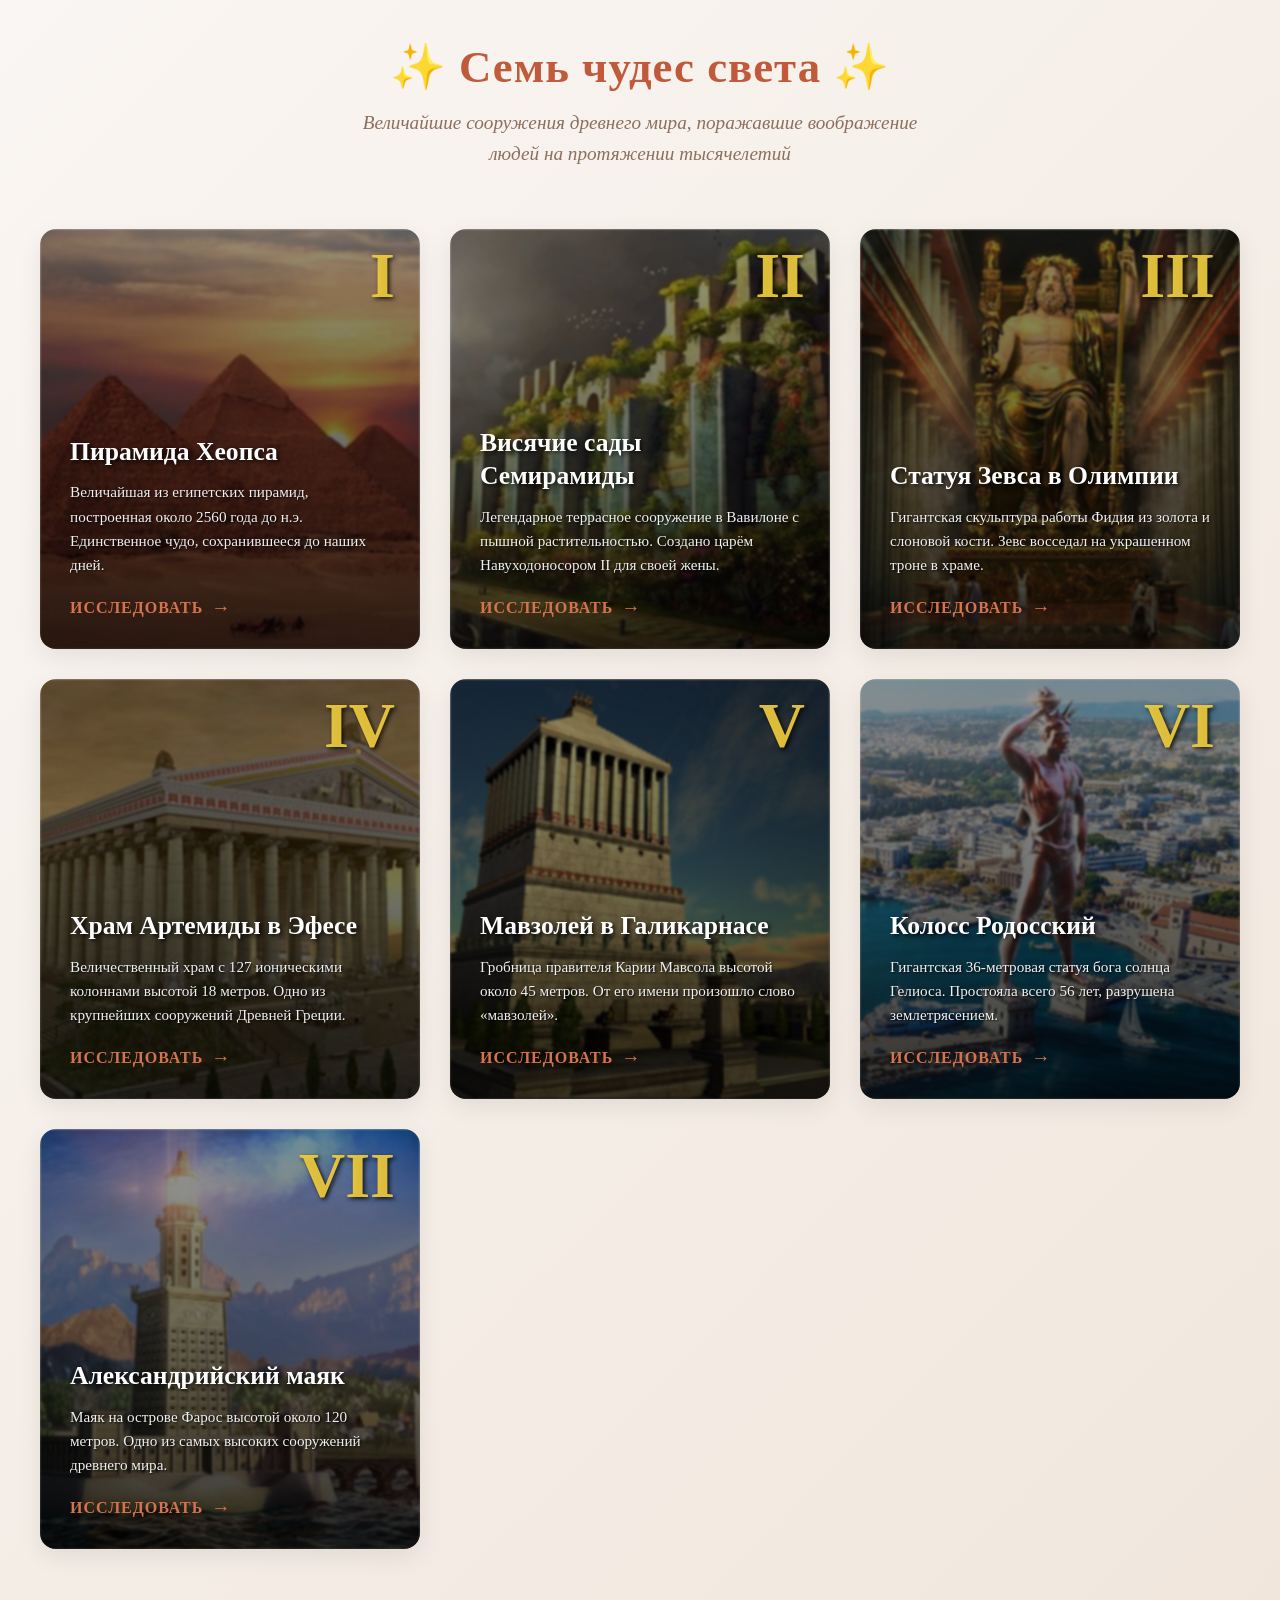
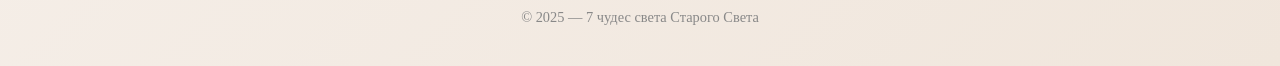
<file: index.html>
<!DOCTYPE html>
<html lang="ru">
<head>
    <meta charset="UTF-8">
    <meta name="viewport" content="width=device-width, initial-scale=1.0">
    <title>7 чудес света Старого Света</title>
    <link rel="stylesheet" href="style.css">
</head>
<body>

    <div class="header">
        <h1>✨ Семь чудес света ✨</h1>
        <p class="subtitle">Величайшие сооружения древнего мира, поражавшие воображение людей на протяжении тысячелетий</p>
    </div>

    <div class="wonders-grid">

        <!-- Пирамида Хеопса -->
        <a href="wonders/pyramid.html" class="wonder-card">
            <div class="card-image" style="background-image: url('wonders/images/pyramid.jpg');"></div>
            <div class="card-overlay"></div>
            <div class="card-content">
                <div class="wonder-number">I</div>
                <h2 class="wonder-title">Пирамида Хеопса</h2>
                <p class="wonder-description">
                    Величайшая из египетских пирамид, построенная около 2560 года до н.э. 
                    Единственное чудо, сохранившееся до наших дней.
                </p>
                <span class="card-link">
                    Исследовать <span class="arrow">→</span>
                </span>
            </div>
        </a>

        <!-- Висячие сады -->
        <a href="wonders/gardens.html" class="wonder-card">
            <div class="card-image" style="background-image: url('wonders/images/gardens.jpg');"></div>
            <div class="card-overlay"></div>
            <div class="card-content">
                <div class="wonder-number">II</div>
                <h2 class="wonder-title">Висячие сады Семирамиды</h2>
                <p class="wonder-description">
                    Легендарное террасное сооружение в Вавилоне с пышной растительностью. 
                    Создано царём Навуходоносором II для своей жены.
                </p>
                <span class="card-link">
                    Исследовать <span class="arrow">→</span>
                </span>
            </div>
        </a>

        <!-- Статуя Зевса -->
        <a href="wonders/zeus.html" class="wonder-card">
            <div class="card-image" style="background-image: url('wonders/images/zeus.jpg');"></div>
            <div class="card-overlay"></div>
            <div class="card-content">
                <div class="wonder-number">III</div>
                <h2 class="wonder-title">Статуя Зевса в Олимпии</h2>
                <p class="wonder-description">
                    Гигантская скульптура работы Фидия из золота и слоновой кости. 
                    Зевс восседал на украшенном троне в храме.
                </p>
                <span class="card-link">
                    Исследовать <span class="arrow">→</span>
                </span>
            </div>
        </a>

        <!-- Храм Артемиды -->
        <a href="wonders/artemis.html" class="wonder-card">
            <div class="card-image" style="background-image: url('wonders/images/artemis.jpg');"></div>
            <div class="card-overlay"></div>
            <div class="card-content">
                <div class="wonder-number">IV</div>
                <h2 class="wonder-title">Храм Артемиды в Эфесе</h2>
                <p class="wonder-description">
                    Величественный храм с 127 ионическими колоннами высотой 18 метров. 
                    Одно из крупнейших сооружений Древней Греции.
                </p>
                <span class="card-link">
                    Исследовать <span class="arrow">→</span>
                </span>
            </div>
        </a>

        <!-- Мавзолей -->
        <a href="wonders/mausoleum.html" class="wonder-card">
            <div class="card-image" style="background-image: url('wonders/images/mausoleum.jpg');"></div>
            <div class="card-overlay"></div>
            <div class="card-content">
                <div class="wonder-number">V</div>
                <h2 class="wonder-title">Мавзолей в Галикарнасе</h2>
                <p class="wonder-description">
                    Гробница правителя Карии Мавсола высотой около 45 метров. 
                    От его имени произошло слово «мавзолей».
                </p>
                <span class="card-link">
                    Исследовать <span class="arrow">→</span>
                </span>
            </div>
        </a>

        <!-- Колосс Родосский -->
        <a href="wonders/colossus.html" class="wonder-card">
            <div class="card-image" style="background-image: url('wonders/images/colossus.jpg');"></div>
            <div class="card-overlay"></div>
            <div class="card-content">
                <div class="wonder-number">VI</div>
                <h2 class="wonder-title">Колосс Родосский</h2>
                <p class="wonder-description">
                    Гигантская 36-метровая статуя бога солнца Гелиоса. 
                    Простояла всего 56 лет, разрушена землетрясением.
                </p>
                <span class="card-link">
                    Исследовать <span class="arrow">→</span>
                </span>
            </div>
        </a>

        <!-- Александрийский маяк -->
        <a href="wonders/lighthouse.html" class="wonder-card">
            <div class="card-image" style="background-image: url('wonders/images/lighthouse.jpg');"></div>
            <div class="card-overlay"></div>
            <div class="card-content">
                <div class="wonder-number">VII</div>
                <h2 class="wonder-title">Александрийский маяк</h2>
                <p class="wonder-description">
                    Маяк на острове Фарос высотой около 120 метров. 
                    Одно из самых высоких сооружений древнего мира.
                </p>
                <span class="card-link">
                    Исследовать <span class="arrow">→</span>
                </span>
            </div>
        </a>

    </div>

    <footer>
        <p>&copy; 2025 — 7 чудес света Старого Света</p>
    </footer>

    <script src="script.js"></script>
</body>
</html>
</file>
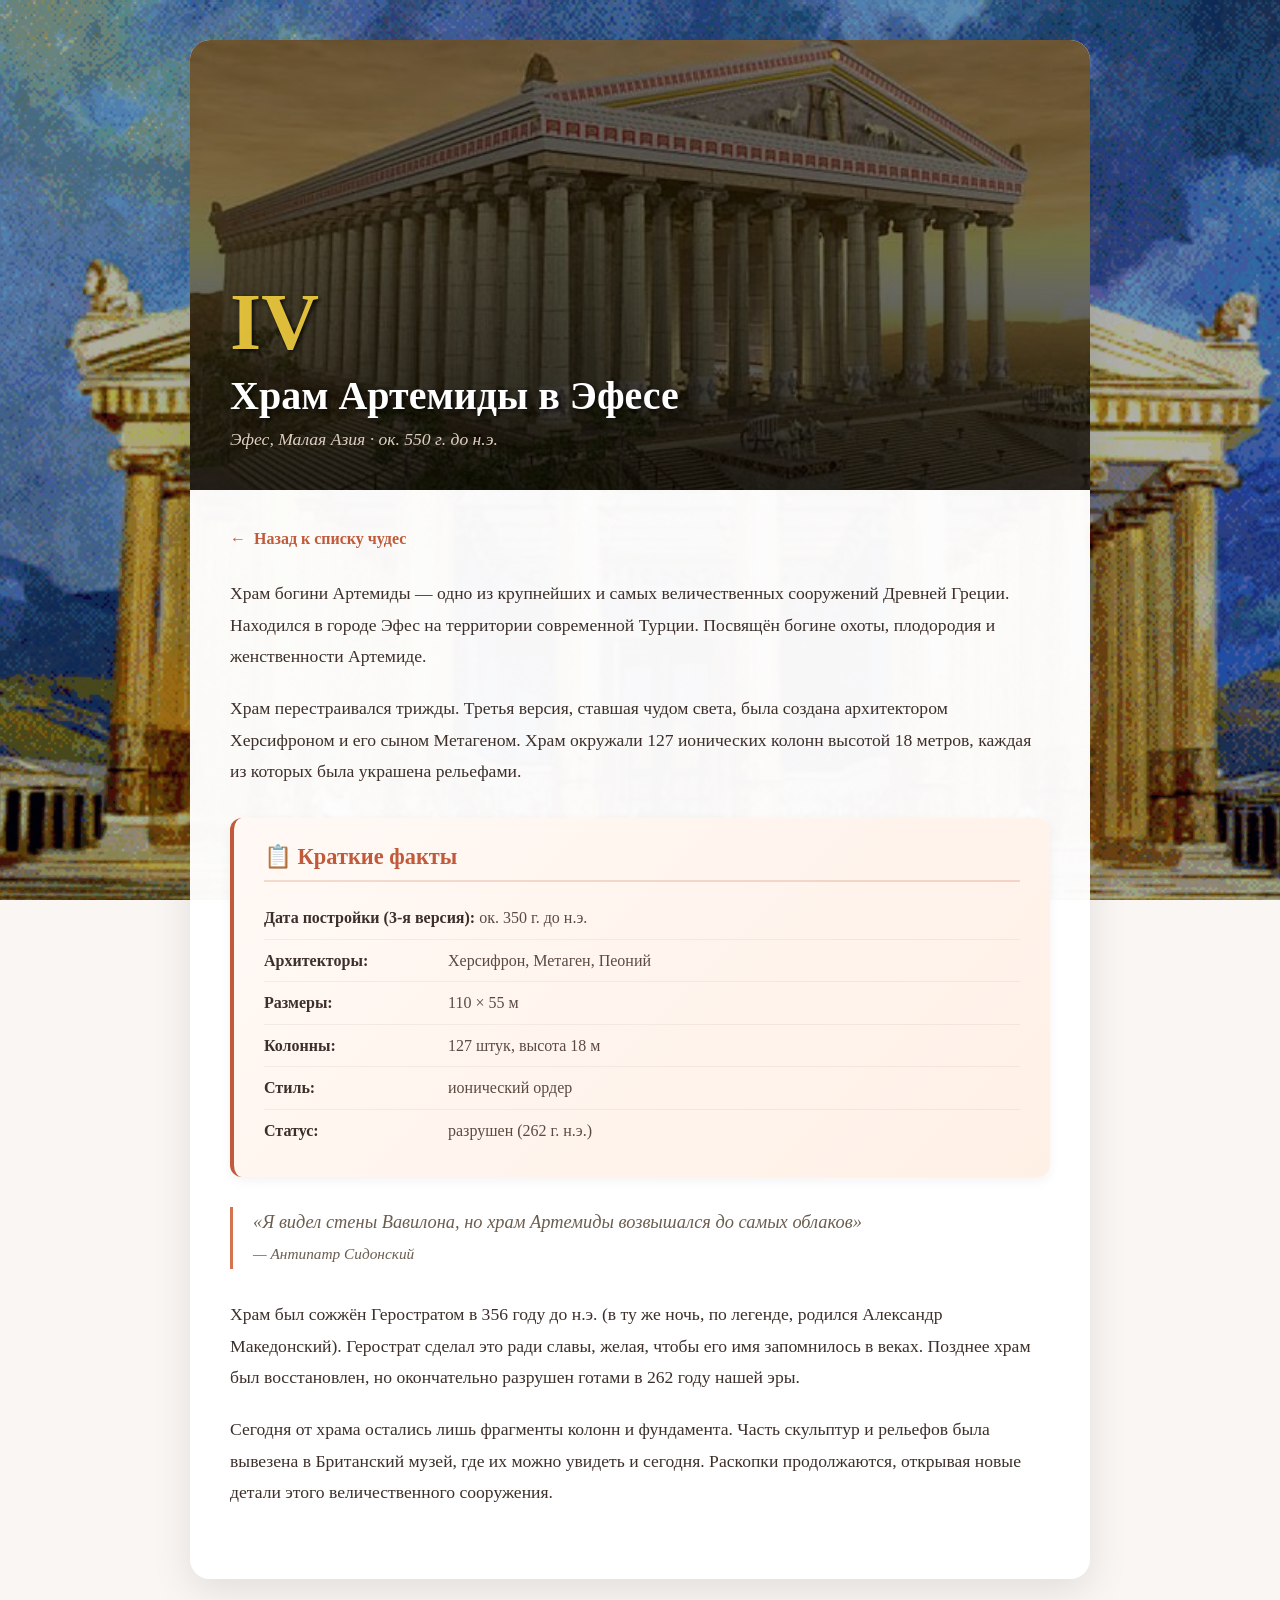
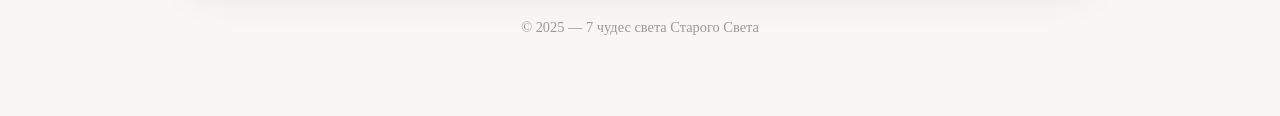
<file: wonders/artemis.html>
<!DOCTYPE html>
<html lang="ru">
<head>
    <meta charset="UTF-8">
    <meta name="viewport" content="width=device-width, initial-scale=1.0">
    <title>Храм Артемиды в Эфесе — 7 чудес света</title>
    <link rel="stylesheet" href="wonder-detail.css">
</head>
<body style="--wonder-bg: url('images/artemis_background.jpg');">

    <div class="wonder-detail">
        <div class="wonder-hero">
            <img src="images/artemis.jpg" alt="Храм Артемиды в Эфесе" class="wonder-hero-image">
            <div class="wonder-hero-overlay"></div>
            <div class="wonder-hero-content">
                <div class="wonder-hero-number">IV</div>
                <h1 class="wonder-hero-title">Храм Артемиды в Эфесе</h1>
                <p class="wonder-hero-meta">Эфес, Малая Азия · ок. 550 г. до н.э.</p>
            </div>
        </div>

        <!-- Основной контент -->
        <div class="wonder-content">
            <a href="../index.html" class="back-button">
                <span class="back-arrow">←</span>
                <span class="back-text">Назад к списку чудес</span>
            </a>

            <div class="wonder-text">
                <p>
                    Храм богини Артемиды — одно из крупнейших и самых величественных сооружений 
                    Древней Греции. Находился в городе Эфес на территории современной Турции. 
                    Посвящён богине охоты, плодородия и женственности Артемиде.
                </p>
                <p>
                    Храм перестраивался трижды. Третья версия, ставшая чудом света, была создана 
                    архитектором Херсифроном и его сыном Метагеном. Храм окружали 127 ионических 
                    колонн высотой 18 метров, каждая из которых была украшена рельефами.
                </p>
            </div>

            <div class="info-box">
                <h3>📋 Краткие факты</h3>
                <ul>
                    <li><strong>Дата постройки (3-я версия):</strong> ок. 350 г. до н.э.</li>
                    <li><strong>Архитекторы:</strong> Херсифрон, Метаген, Пеоний</li>
                    <li><strong>Размеры:</strong> 110 × 55 м</li>
                    <li><strong>Колонны:</strong> 127 штук, высота 18 м</li>
                    <li><strong>Стиль:</strong> ионический ордер</li>
                    <li><strong>Статус:</strong> разрушен (262 г. н.э.)</li>
                </ul>
            </div>

            <div class="quote">
                «Я видел стены Вавилона, но храм Артемиды возвышался до самых облаков»<br>
                <small>— Антипатр Сидонский</small>
            </div>

            <div class="wonder-text">
                <p>
                    Храм был сожжён Геростратом в 356 году до н.э. (в ту же ночь, по легенде, 
                    родился Александр Македонский). Герострат сделал это ради славы, желая, 
                    чтобы его имя запомнилось в веках. Позднее храм был восстановлен, но 
                    окончательно разрушен готами в 262 году нашей эры.
                </p>
                <p>
                    Сегодня от храма остались лишь фрагменты колонн и фундамента. Часть 
                    скульптур и рельефов была вывезена в Британский музей, где их можно 
                    увидеть и сегодня. Раскопки продолжаются, открывая новые детали этого 
                    величественного сооружения.
                </p>
            </div>
        </div>
    </div>

    <footer style="text-align: center; margin: 40px 0; color: #999; font-size: 0.9em;">
        <p>&copy; 2025 — 7 чудес света Старого Света</p>
    </footer>

</body>
</html>
</file>
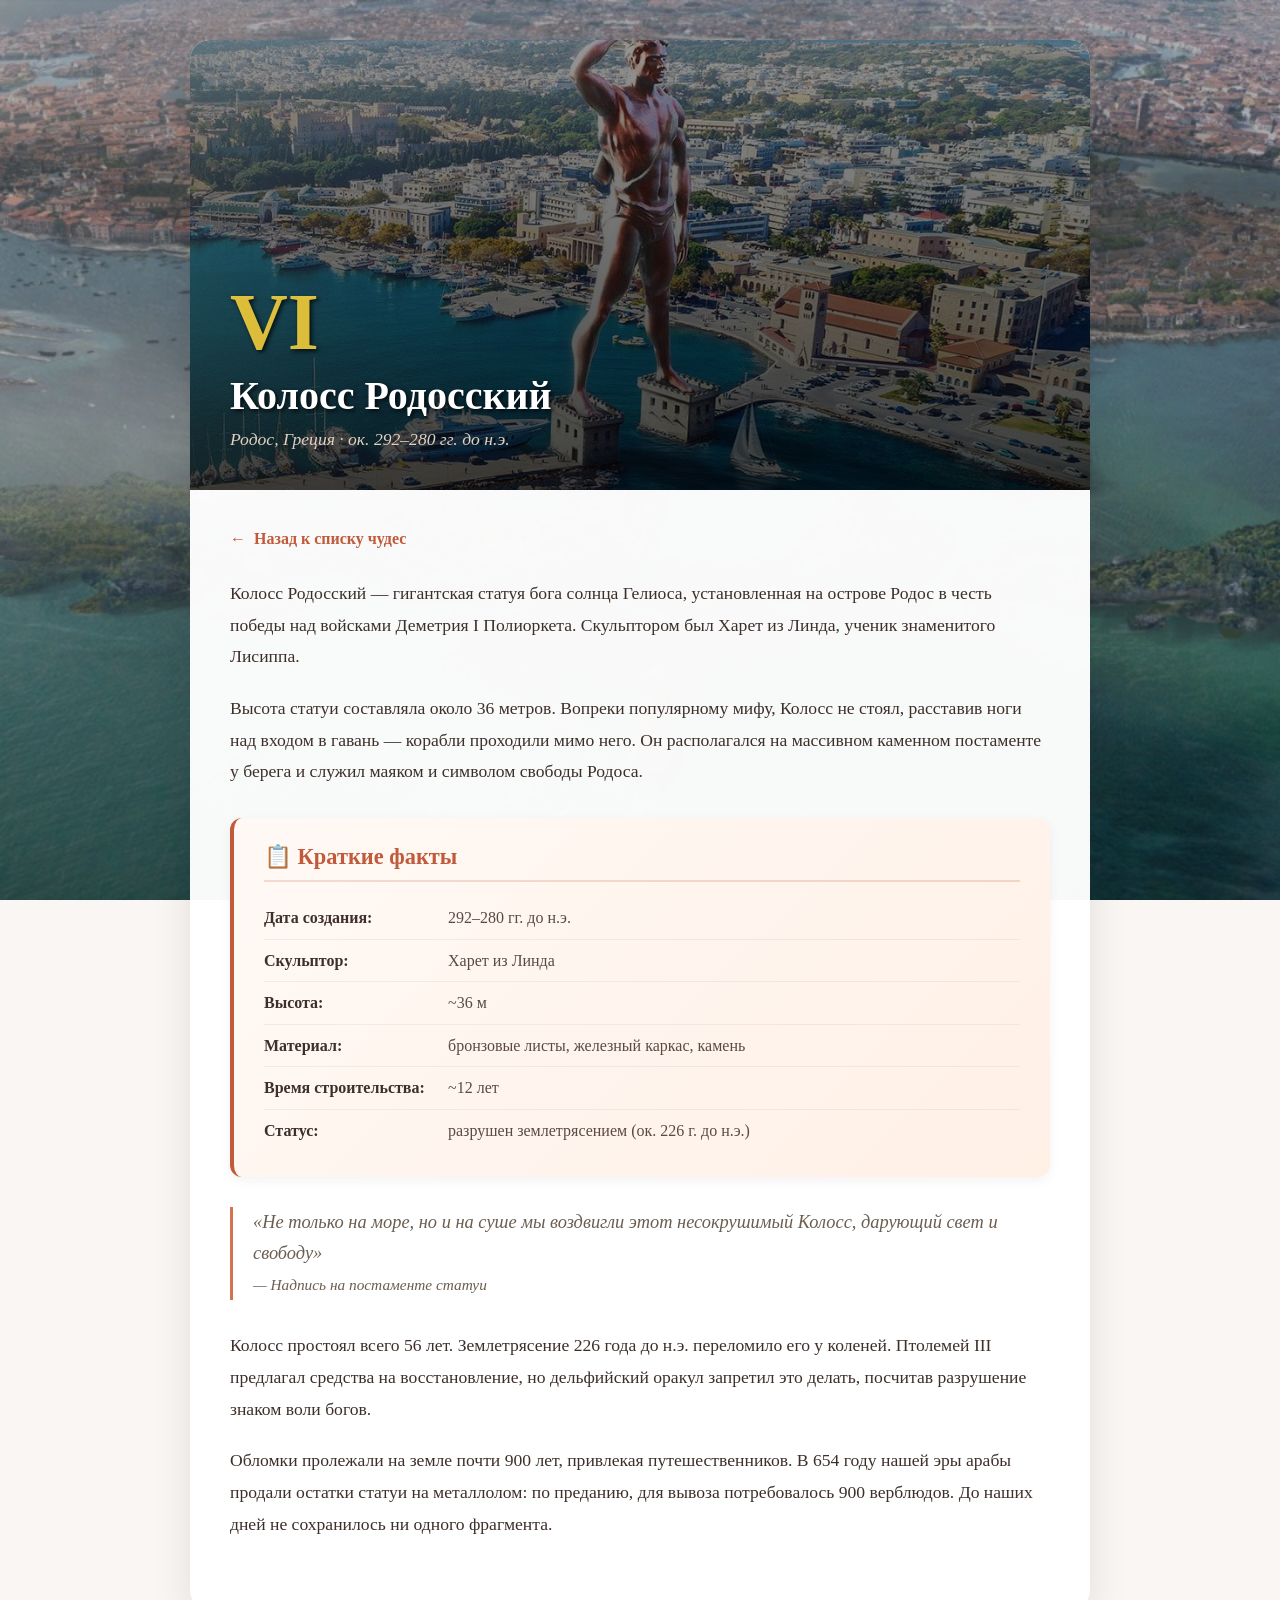
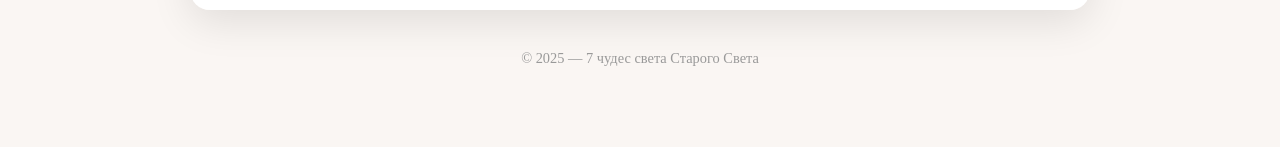
<file: wonders/colossus.html>
<!DOCTYPE html>
<html lang="ru">
<head>
    <meta charset="UTF-8">
    <meta name="viewport" content="width=device-width, initial-scale=1.0">
    <title>Колосс Родосский — 7 чудес света</title>
    <link rel="stylesheet" href="wonder-detail.css">
</head>
<body style="--wonder-bg: url('images/colossus_background.jpg');">

    <div class="wonder-detail">
        <div class="wonder-hero">
            <img src="images/colossus.jpg" alt="Колосс Родосский" class="wonder-hero-image">
            <div class="wonder-hero-overlay"></div>
            <div class="wonder-hero-content">
                <div class="wonder-hero-number">VI</div>
                <h1 class="wonder-hero-title">Колосс Родосский</h1>
                <p class="wonder-hero-meta">Родос, Греция · ок. 292–280 гг. до н.э.</p>
            </div>
        </div>

        <!-- Основной контент -->
        <div class="wonder-content">
            <a href="../index.html" class="back-button">
                <span class="back-arrow">←</span>
                <span class="back-text">Назад к списку чудес</span>
            </a>

            <div class="wonder-text">
                <p>
                    Колосс Родосский — гигантская статуя бога солнца Гелиоса, установленная 
                    на острове Родос в честь победы над войсками Деметрия I Полиоркета. 
                    Скульптором был Харет из Линда, ученик знаменитого Лисиппа.
                </p>
                <p>
                    Высота статуи составляла около 36 метров. Вопреки популярному мифу, 
                    Колосс не стоял, расставив ноги над входом в гавань — корабли проходили 
                    мимо него. Он располагался на массивном каменном постаменте у берега 
                    и служил маяком и символом свободы Родоса.
                </p>
            </div>

            <div class="info-box">
                <h3>📋 Краткие факты</h3>
                <ul>
                    <li><strong>Дата создания:</strong> 292–280 гг. до н.э.</li>
                    <li><strong>Скульптор:</strong> Харет из Линда</li>
                    <li><strong>Высота:</strong> ~36 м</li>
                    <li><strong>Материал:</strong> бронзовые листы, железный каркас, камень</li>
                    <li><strong>Время строительства:</strong> ~12 лет</li>
                    <li><strong>Статус:</strong> разрушен землетрясением (ок. 226 г. до н.э.)</li>
                </ul>
            </div>

            <div class="quote">
                «Не только на море, но и на суше мы воздвигли этот несокрушимый Колосс, 
                дарующий свет и свободу»<br>
                <small>— Надпись на постаменте статуи</small>
            </div>

            <div class="wonder-text">
                <p>
                    Колосс простоял всего 56 лет. Землетрясение 226 года до н.э. переломило 
                    его у коленей. Птолемей III предлагал средства на восстановление, но 
                    дельфийский оракул запретил это делать, посчитав разрушение знаком воли богов.
                </p>
                <p>
                    Обломки пролежали на земле почти 900 лет, привлекая путешественников. 
                    В 654 году нашей эры арабы продали остатки статуи на металлолом: 
                    по преданию, для вывоза потребовалось 900 верблюдов. До наших дней 
                    не сохранилось ни одного фрагмента.
                </p>
            </div>
        </div>
    </div>

    <footer style="text-align: center; margin: 40px 0; color: #999; font-size: 0.9em;">
        <p>&copy; 2025 — 7 чудес света Старого Света</p>
    </footer>

</body>
</html>
</file>
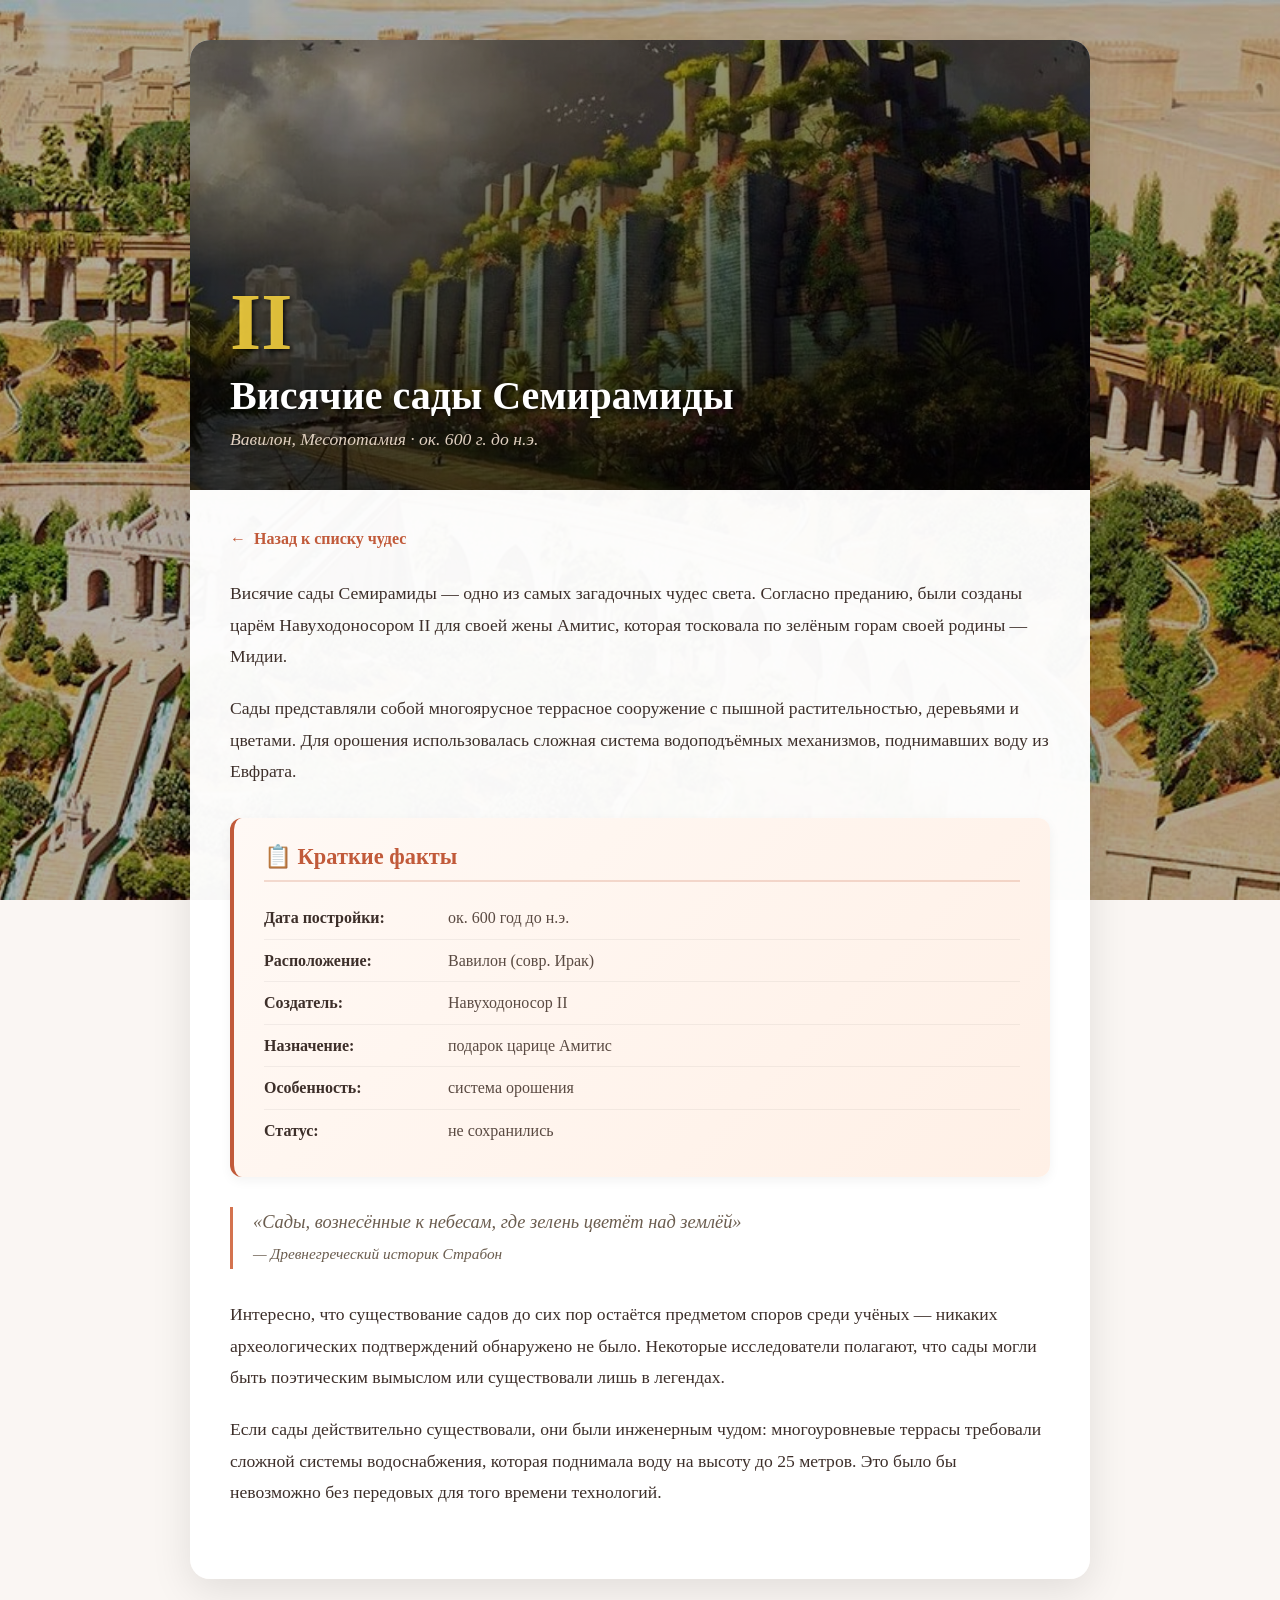
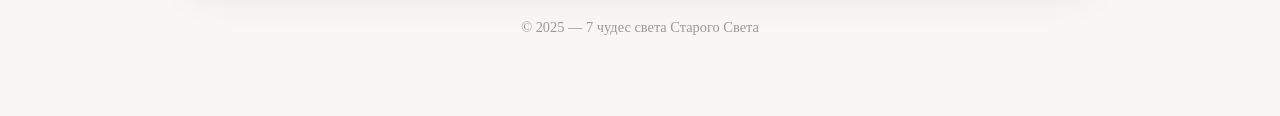
<file: wonders/gardens.html>
<!DOCTYPE html>
<html lang="ru">
<head>
    <meta charset="UTF-8">
    <meta name="viewport" content="width=device-width, initial-scale=1.0">
    <title>Висячие сады Семирамиды — 7 чудес света</title>
    <link rel="stylesheet" href="wonder-detail.css">
</head>
<body style="--wonder-bg: url('images/gardens_background.jpg');">

    <div class="wonder-detail">
        <div class="wonder-hero">
            <img src="images/gardens.jpg" alt="Висячие сады Семирамиды" class="wonder-hero-image">
            <div class="wonder-hero-overlay"></div>
            <div class="wonder-hero-content">
                <div class="wonder-hero-number">II</div>
                <h1 class="wonder-hero-title">Висячие сады Семирамиды</h1>
                <p class="wonder-hero-meta">Вавилон, Месопотамия · ок. 600 г. до н.э.</p>
            </div>
        </div>

        <!-- Основной контент -->
        <div class="wonder-content">
            <a href="../index.html" class="back-button">
                <span class="back-arrow">←</span>
                <span class="back-text">Назад к списку чудес</span>
            </a>

            <div class="wonder-text">
                <p>
                    Висячие сады Семирамиды — одно из самых загадочных чудес света. 
                    Согласно преданию, были созданы царём Навуходоносором II для своей жены Амитис, 
                    которая тосковала по зелёным горам своей родины — Мидии.
                </p>
                <p>
                    Сады представляли собой многоярусное террасное сооружение с пышной растительностью, 
                    деревьями и цветами. Для орошения использовалась сложная система водоподъёмных механизмов, 
                    поднимавших воду из Евфрата.
                </p>
            </div>

            <div class="info-box">
                <h3>📋 Краткие факты</h3>
                <ul>
                    <li><strong>Дата постройки:</strong> ок. 600 год до н.э.</li>
                    <li><strong>Расположение:</strong> Вавилон (совр. Ирак)</li>
                    <li><strong>Создатель:</strong> Навуходоносор II</li>
                    <li><strong>Назначение:</strong> подарок царице Амитис</li>
                    <li><strong>Особенность:</strong> система орошения</li>
                    <li><strong>Статус:</strong> не сохранились</li>
                </ul>
            </div>

            <div class="quote">
                «Сады, вознесённые к небесам, где зелень цветёт над землёй»<br>
                <small>— Древнегреческий историк Страбон</small>
            </div>

            <div class="wonder-text">
                <p>
                    Интересно, что существование садов до сих пор остаётся предметом споров среди учёных — 
                    никаких археологических подтверждений обнаружено не было. Некоторые исследователи 
                    полагают, что сады могли быть поэтическим вымыслом или существовали лишь в легендах.
                </p>
                <p>
                    Если сады действительно существовали, они были инженерным чудом: многоуровневые террасы 
                    требовали сложной системы водоснабжения, которая поднимала воду на высоту до 25 метров. 
                    Это было бы невозможно без передовых для того времени технологий.
                </p>
            </div>
        </div>
    </div>

    <footer style="text-align: center; margin: 40px 0; color: #999; font-size: 0.9em;">
        <p>&copy; 2025 — 7 чудес света Старого Света</p>
    </footer>

</body>
</html>
</file>
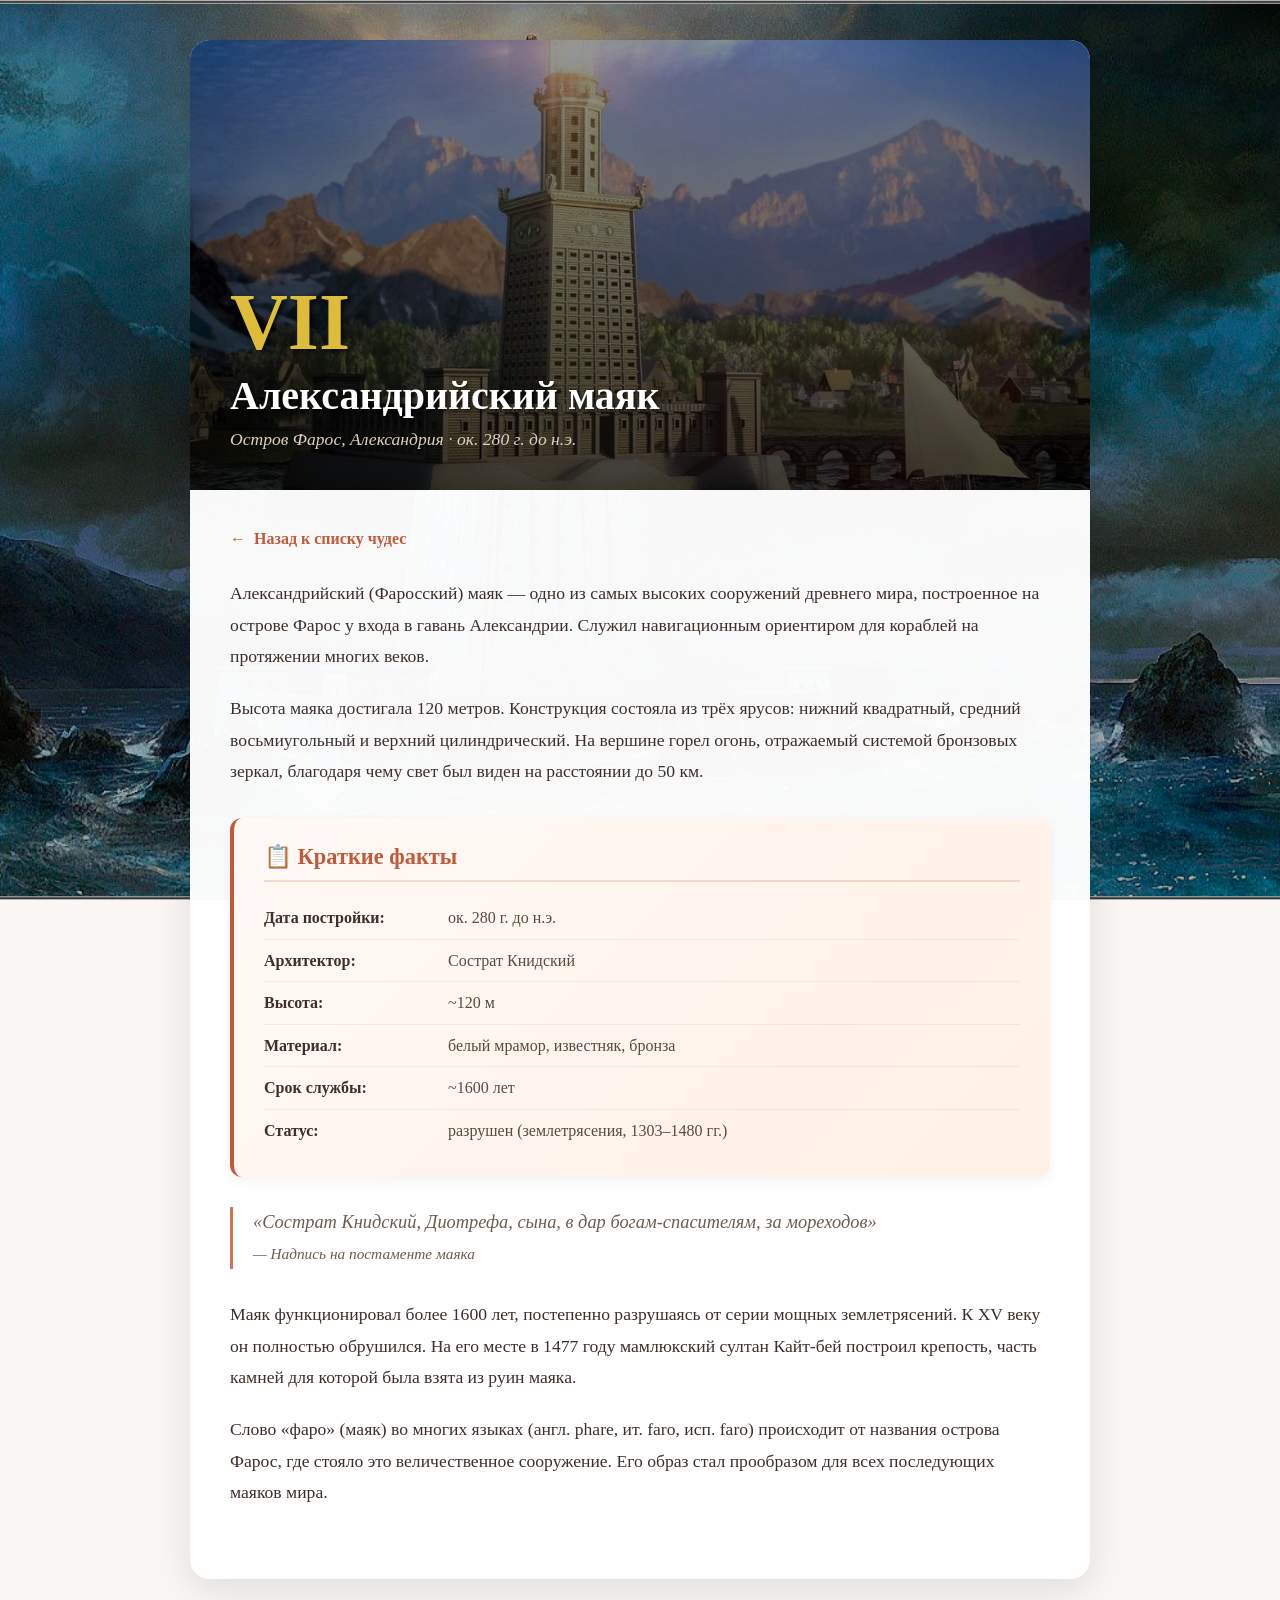
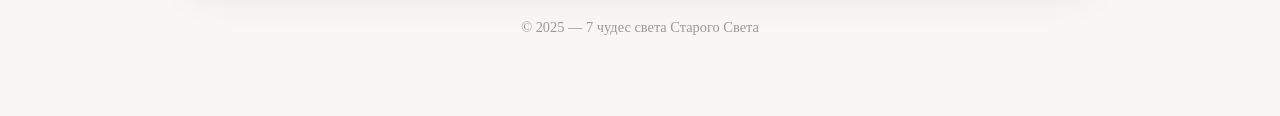
<file: wonders/lighthouse.html>
<!DOCTYPE html>
<html lang="ru">
<head>
    <meta charset="UTF-8">
    <meta name="viewport" content="width=device-width, initial-scale=1.0">
    <title>Александрийский маяк — 7 чудес света</title>
    <link rel="stylesheet" href="wonder-detail.css">
</head>
<body style="--wonder-bg: url('images/lighthouse_background.jpg');">

    <div class="wonder-detail">
        <div class="wonder-hero">
            <img src="images/lighthouse.jpg" alt="Александрийский маяк" class="wonder-hero-image">
            <div class="wonder-hero-overlay"></div>
            <div class="wonder-hero-content">
                <div class="wonder-hero-number">VII</div>
                <h1 class="wonder-hero-title">Александрийский маяк</h1>
                <p class="wonder-hero-meta">Остров Фарос, Александрия · ок. 280 г. до н.э.</p>
            </div>
        </div>

        <!-- Основной контент -->
        <div class="wonder-content">
            <a href="../index.html" class="back-button">
                <span class="back-arrow">←</span>
                <span class="back-text">Назад к списку чудес</span>
            </a>

            <div class="wonder-text">
                <p>
                    Александрийский (Фаросский) маяк — одно из самых высоких сооружений 
                    древнего мира, построенное на острове Фарос у входа в гавань Александрии. 
                    Служил навигационным ориентиром для кораблей на протяжении многих веков.
                </p>
                <p>
                    Высота маяка достигала 120 метров. Конструкция состояла из трёх ярусов: 
                    нижний квадратный, средний восьмиугольный и верхний цилиндрический. 
                    На вершине горел огонь, отражаемый системой бронзовых зеркал, благодаря 
                    чему свет был виден на расстоянии до 50 км.
                </p>
            </div>

            <div class="info-box">
                <h3>📋 Краткие факты</h3>
                <ul>
                    <li><strong>Дата постройки:</strong> ок. 280 г. до н.э.</li>
                    <li><strong>Архитектор:</strong> Сострат Книдский</li>
                    <li><strong>Высота:</strong> ~120 м</li>
                    <li><strong>Материал:</strong> белый мрамор, известняк, бронза</li>
                    <li><strong>Срок службы:</strong> ~1600 лет</li>
                    <li><strong>Статус:</strong> разрушен (землетрясения, 1303–1480 гг.)</li>
                </ul>
            </div>

            <div class="quote">
                «Сострат Книдский, Диотрефа, сына, в дар богам-спасителям, за мореходов»<br>
                <small>— Надпись на постаменте маяка</small>
            </div>

            <div class="wonder-text">
                <p>
                    Маяк функционировал более 1600 лет, постепенно разрушаясь от серии 
                    мощных землетрясений. К XV веку он полностью обрушился. На его месте 
                    в 1477 году мамлюкский султан Кайт-бей построил крепость, часть камней 
                    для которой была взята из руин маяка.
                </p>
                <p>
                    Слово «фаро» (маяк) во многих языках (англ. phare, ит. faro, исп. faro) 
                    происходит от названия острова Фарос, где стояло это величественное сооружение. 
                    Его образ стал прообразом для всех последующих маяков мира.
                </p>
            </div>
        </div>
    </div>

    <footer style="text-align: center; margin: 40px 0; color: #999; font-size: 0.9em;">
        <p>&copy; 2025 — 7 чудес света Старого Света</p>
    </footer>

</body>
</html>
</file>
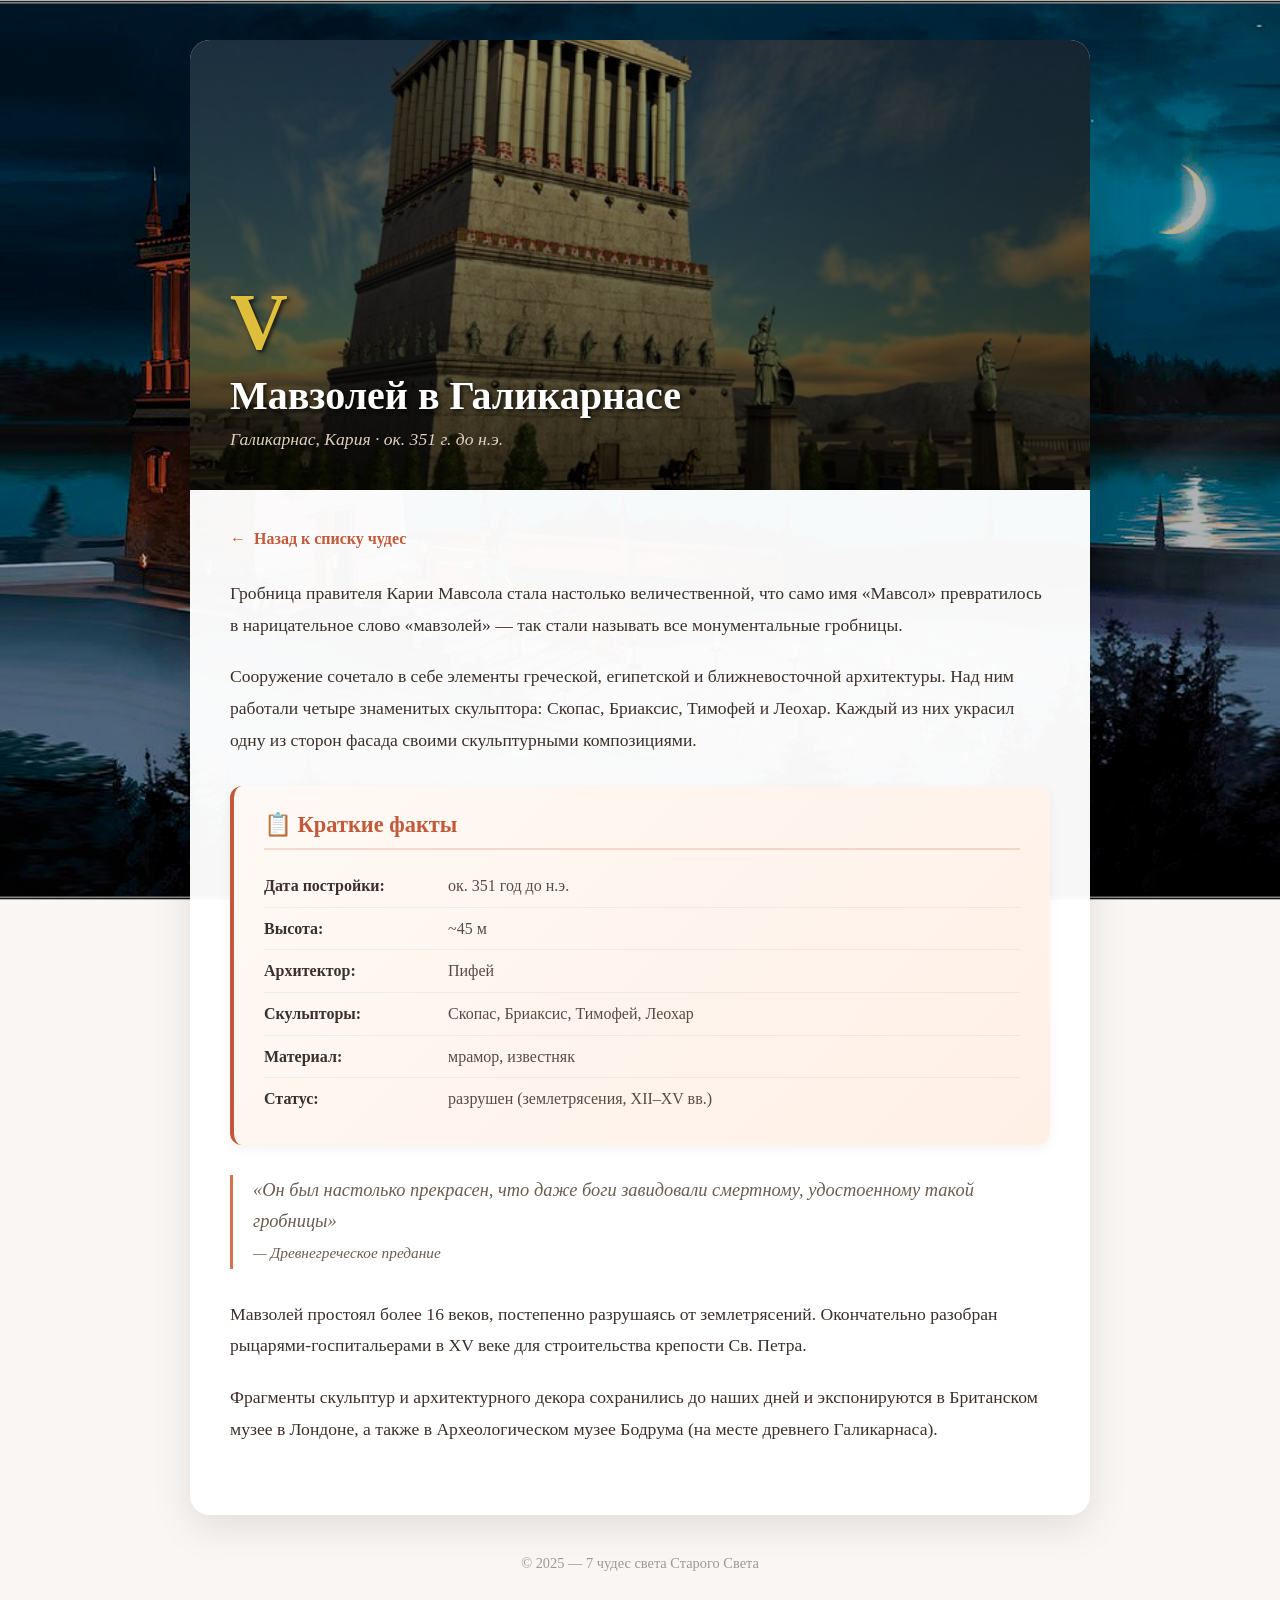
<file: wonders/mausoleum.html>
<!DOCTYPE html>
<html lang="ru">
<head>
    <meta charset="UTF-8">
    <meta name="viewport" content="width=device-width, initial-scale=1.0">
    <title>Мавзолей в Галикарнасе — 7 чудес света</title>
    <link rel="stylesheet" href="wonder-detail.css">
</head>
<body style="--wonder-bg: url('images/mausoleum_background.jpg');">

    <div class="wonder-detail">
        <div class="wonder-hero">
            <img src="images/mausoleum.jpg" alt="Мавзолей в Галикарнасе" class="wonder-hero-image">
            <div class="wonder-hero-overlay"></div>
            <div class="wonder-hero-content">
                <div class="wonder-hero-number">V</div>
                <h1 class="wonder-hero-title">Мавзолей в Галикарнасе</h1>
                <p class="wonder-hero-meta">Галикарнас, Кария · ок. 351 г. до н.э.</p>
            </div>
        </div>

        <!-- Основной контент -->
        <div class="wonder-content">
            <a href="../index.html" class="back-button">
                <span class="back-arrow">←</span>
                <span class="back-text">Назад к списку чудес</span>
            </a>

            <div class="wonder-text">
                <p>
                    Гробница правителя Карии Мавсола стала настолько величественной, 
                    что само имя «Мавсол» превратилось в нарицательное слово «мавзолей» — 
                    так стали называть все монументальные гробницы.
                </p>
                <p>
                    Сооружение сочетало в себе элементы греческой, египетской и ближневосточной архитектуры. 
                    Над ним работали четыре знаменитых скульптора: Скопас, Бриаксис, Тимофей и Леохар. 
                    Каждый из них украсил одну из сторон фасада своими скульптурными композициями.
                </p>
            </div>

            <div class="info-box">
                <h3>📋 Краткие факты</h3>
                <ul>
                    <li><strong>Дата постройки:</strong> ок. 351 год до н.э.</li>
                    <li><strong>Высота:</strong> ~45 м</li>
                    <li><strong>Архитектор:</strong> Пифей</li>
                    <li><strong>Скульпторы:</strong> Скопас, Бриаксис, Тимофей, Леохар</li>
                    <li><strong>Материал:</strong> мрамор, известняк</li>
                    <li><strong>Статус:</strong> разрушен (землетрясения, XII–XV вв.)</li>
                </ul>
            </div>

            <div class="quote">
                «Он был настолько прекрасен, что даже боги завидовали смертному, удостоенному такой гробницы»<br>
                <small>— Древнегреческое предание</small>
            </div>

            <div class="wonder-text">
                <p>
                    Мавзолей простоял более 16 веков, постепенно разрушаясь от землетрясений. 
                    Окончательно разобран рыцарями-госпитальерами в XV веке для строительства крепости Св. Петра.
                </p>
                <p>
                    Фрагменты скульптур и архитектурного декора сохранились до наших дней и экспонируются 
                    в Британском музее в Лондоне, а также в Археологическом музее Бодрума (на месте древнего Галикарнаса).
                </p>
            </div>
        </div>
    </div>

    <footer style="text-align: center; margin: 40px 0; color: #999; font-size: 0.9em;">
        <p>&copy; 2025 — 7 чудес света Старого Света</p>
    </footer>

</body>
</html>
</file>
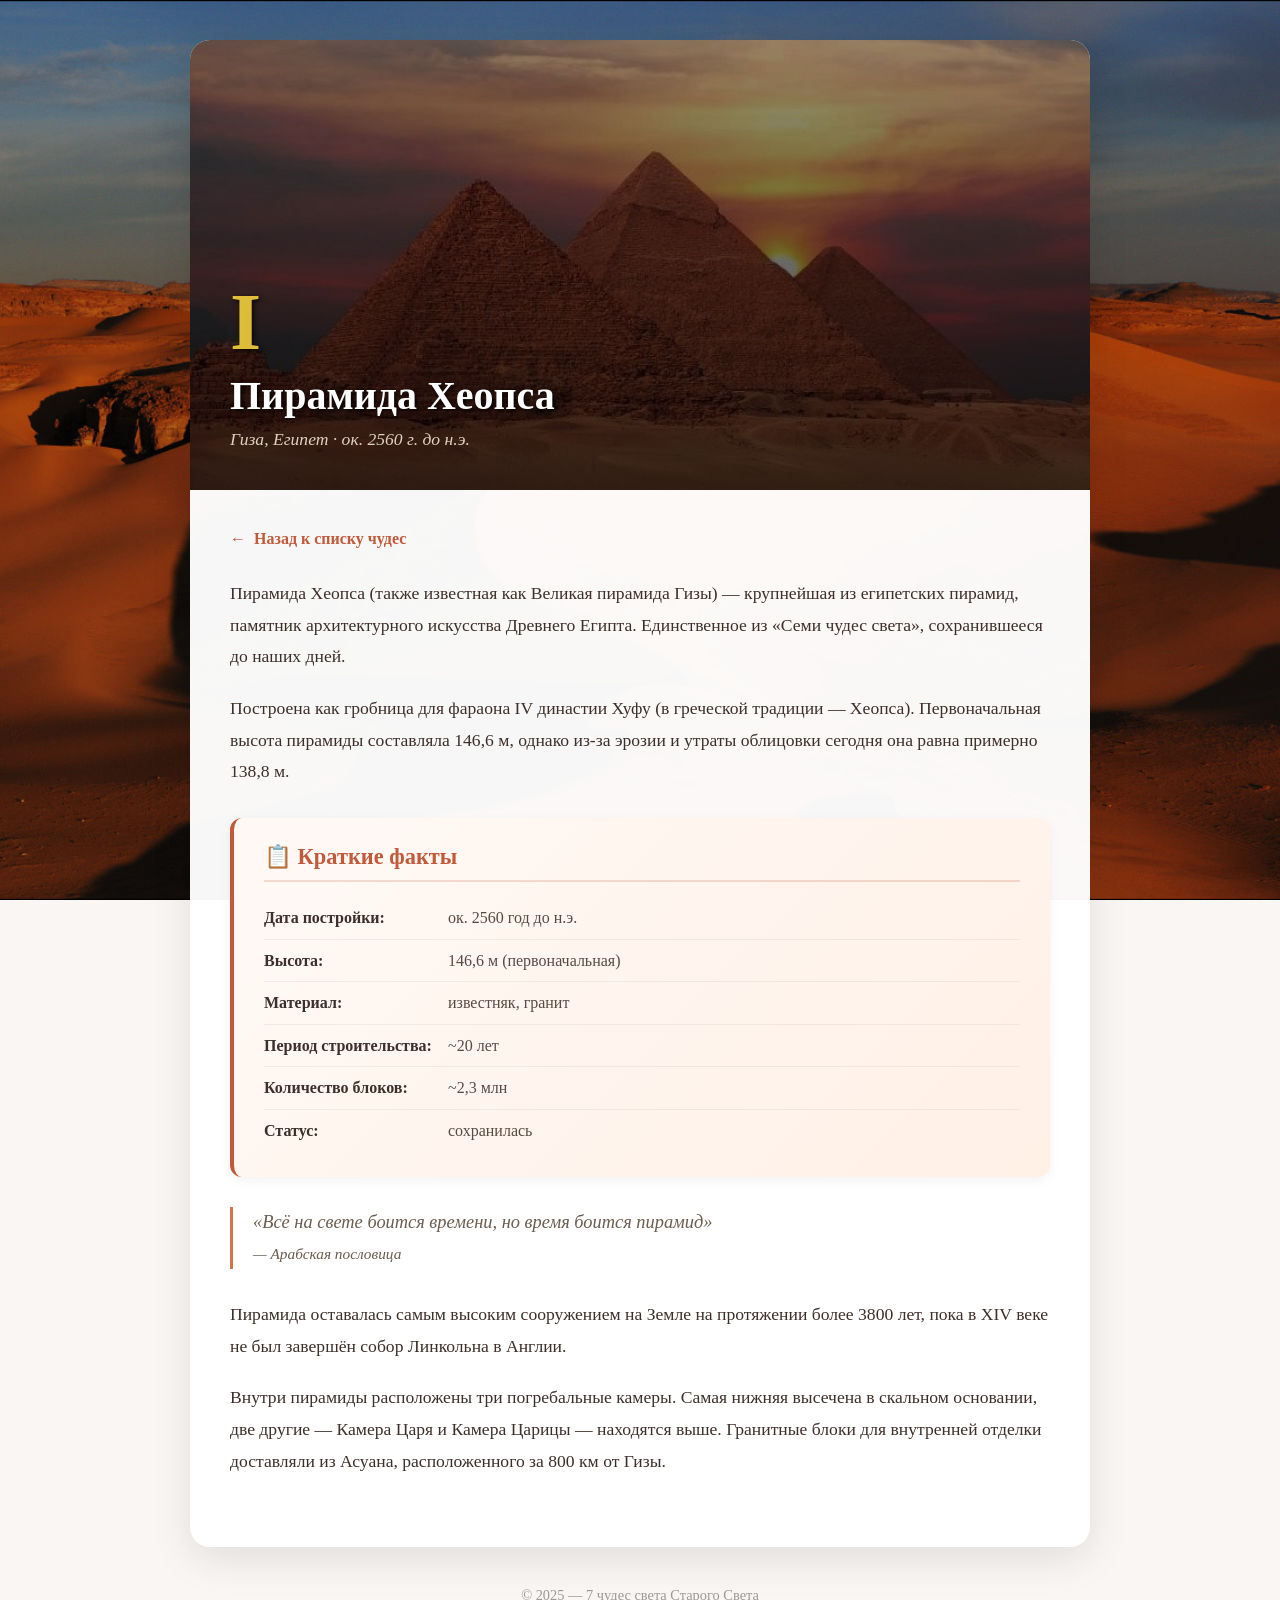
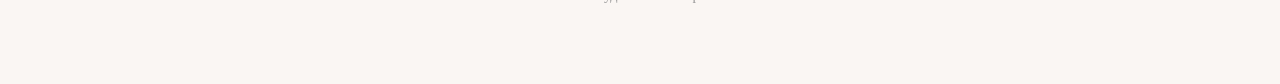
<file: wonders/pyramid.html>
<!DOCTYPE html>
<html lang="ru">
<head>
    <meta charset="UTF-8">
    <meta name="viewport" content="width=device-width, initial-scale=1.0">
    <title>Пирамида Хеопса — 7 чудес света</title>
    <link rel="stylesheet" href="wonder-detail.css">
</head>
<body style="--wonder-bg: url('images/pyramid_background.jpg');">

    <div class="wonder-detail">
        <div class="wonder-hero">
            <img src="images/pyramid.jpg" alt="Пирамида Хеопса" class="wonder-hero-image">
            <div class="wonder-hero-overlay"></div>
            <div class="wonder-hero-content">
                <div class="wonder-hero-number">I</div>
                <h1 class="wonder-hero-title">Пирамида Хеопса</h1>
                <p class="wonder-hero-meta">Гиза, Египет · ок. 2560 г. до н.э.</p>
            </div>
        </div>

        <!-- Основной контент -->
        <div class="wonder-content">
            <a href="../index.html" class="back-button">
                <span class="back-arrow">←</span>
                <span class="back-text">Назад к списку чудес</span>
            </a>

            <div class="wonder-text">
                <p>
                    Пирамида Хеопса (также известная как Великая пирамида Гизы) — крупнейшая из египетских пирамид,
                    памятник архитектурного искусства Древнего Египта. Единственное из «Семи чудес света»,
                    сохранившееся до наших дней.
                </p>
                <p>
                    Построена как гробница для фараона IV династии Хуфу (в греческой традиции — Хеопса).
                    Первоначальная высота пирамиды составляла 146,6 м, однако из-за эрозии и утраты облицовки
                    сегодня она равна примерно 138,8 м.
                </p>
            </div>

            <div class="info-box">
                <h3>📋 Краткие факты</h3>
                <ul>
                    <li><strong>Дата постройки:</strong> ок. 2560 год до н.э.</li>
                    <li><strong>Высота:</strong> 146,6 м (первоначальная)</li>
                    <li><strong>Материал:</strong> известняк, гранит</li>
                    <li><strong>Период строительства:</strong> ~20 лет</li>
                    <li><strong>Количество блоков:</strong> ~2,3 млн</li>
                    <li><strong>Статус:</strong> сохранилась</li>
                </ul>
            </div>

            <div class="quote">
                «Всё на свете боится времени, но время боится пирамид»<br>
                <small>— Арабская пословица</small>
            </div>

            <div class="wonder-text">
                <p>
                    Пирамида оставалась самым высоким сооружением на Земле на протяжении более 3800 лет,
                    пока в XIV веке не был завершён собор Линкольна в Англии.
                </p>
                <p>
                    Внутри пирамиды расположены три погребальные камеры. Самая нижняя высечена в скальном основании,
                    две другие — Камера Царя и Камера Царицы — находятся выше. Гранитные блоки для внутренней
                    отделки доставляли из Асуана, расположенного за 800 км от Гизы.
                </p>
            </div>
        </div>
    </div>

    <footer style="text-align: center; margin: 40px 0; color: #999; font-size: 0.9em;">
        <p>&copy; 2025 — 7 чудес света Старого Света</p>
    </footer>

</body>
</html>
</file>
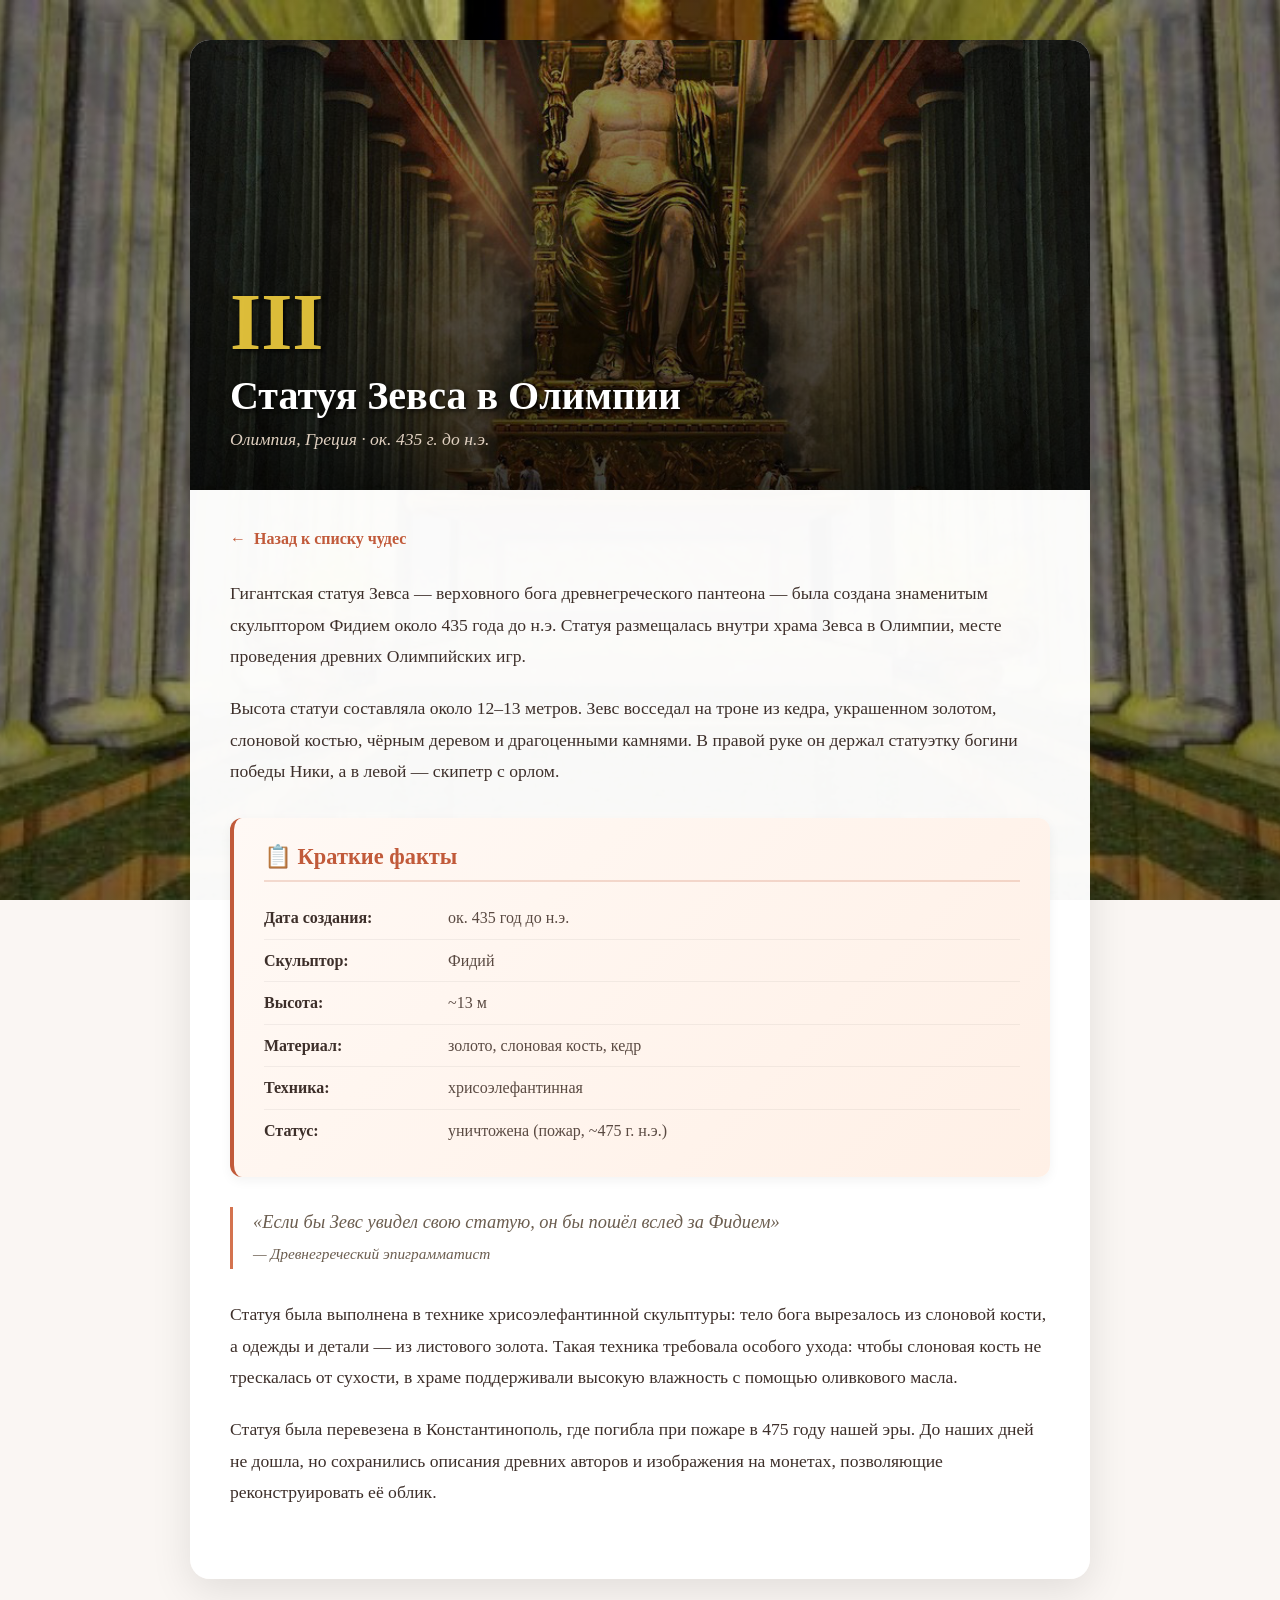
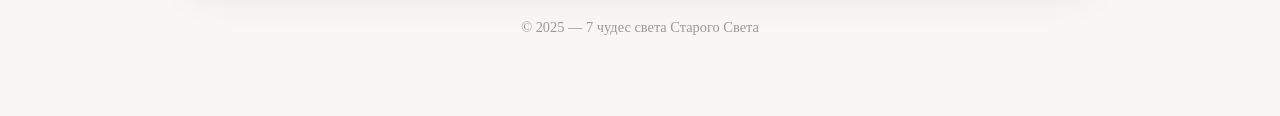
<file: wonders/zeus.html>
<!DOCTYPE html>
<html lang="ru">
<head>
    <meta charset="UTF-8">
    <meta name="viewport" content="width=device-width, initial-scale=1.0">
    <title>Статуя Зевса в Олимпии — 7 чудес света</title>
    <link rel="stylesheet" href="wonder-detail.css">
</head>
<body style="--wonder-bg: url('images/zeus_background.jpg');">

    <div class="wonder-detail">
        <div class="wonder-hero">
            <img src="images/zeus.jpg" alt="Статуя Зевса в Олимпии" class="wonder-hero-image">
            <div class="wonder-hero-overlay"></div>
            <div class="wonder-hero-content">
                <div class="wonder-hero-number">III</div>
                <h1 class="wonder-hero-title">Статуя Зевса в Олимпии</h1>
                <p class="wonder-hero-meta">Олимпия, Греция · ок. 435 г. до н.э.</p>
            </div>
        </div>

        <!-- Основной контент -->
        <div class="wonder-content">
            <a href="../index.html" class="back-button">
                <span class="back-arrow">←</span>
                <span class="back-text">Назад к списку чудес</span>
            </a>

            <div class="wonder-text">
                <p>
                    Гигантская статуя Зевса — верховного бога древнегреческого пантеона — 
                    была создана знаменитым скульптором Фидием около 435 года до н.э. 
                    Статуя размещалась внутри храма Зевса в Олимпии, месте проведения древних Олимпийских игр.
                </p>
                <p>
                    Высота статуи составляла около 12–13 метров. Зевс восседал на троне из кедра, 
                    украшенном золотом, слоновой костью, чёрным деревом и драгоценными камнями. 
                    В правой руке он держал статуэтку богини победы Ники, а в левой — скипетр с орлом.
                </p>
            </div>

            <div class="info-box">
                <h3>📋 Краткие факты</h3>
                <ul>
                    <li><strong>Дата создания:</strong> ок. 435 год до н.э.</li>
                    <li><strong>Скульптор:</strong> Фидий</li>
                    <li><strong>Высота:</strong> ~13 м</li>
                    <li><strong>Материал:</strong> золото, слоновая кость, кедр</li>
                    <li><strong>Техника:</strong> хрисоэлефантинная</li>
                    <li><strong>Статус:</strong> уничтожена (пожар, ~475 г. н.э.)</li>
                </ul>
            </div>

            <div class="quote">
                «Если бы Зевс увидел свою статую, он бы пошёл вслед за Фидием»<br>
                <small>— Древнегреческий эпиграмматист</small>
            </div>

            <div class="wonder-text">
                <p>
                    Статуя была выполнена в технике хрисоэлефантинной скульптуры: тело бога 
                    вырезалось из слоновой кости, а одежды и детали — из листового золота. 
                    Такая техника требовала особого ухода: чтобы слоновая кость не трескалась 
                    от сухости, в храме поддерживали высокую влажность с помощью оливкового масла.
                </p>
                <p>
                    Статуя была перевезена в Константинополь, где погибла при пожаре в 475 году 
                    нашей эры. До наших дней не дошла, но сохранились описания древних авторов 
                    и изображения на монетах, позволяющие реконструировать её облик.
                </p>
            </div>
        </div>
    </div>

    <footer style="text-align: center; margin: 40px 0; color: #999; font-size: 0.9em;">
        <p>&copy; 2025 — 7 чудес света Старого Света</p>
    </footer>

</body>
</html>
</file>
<file: style.css>
* {
    margin: 0;
    padding: 0;
    box-sizing: border-box;
}

body {
    font-family: Georgia, serif;
    background: linear-gradient(135deg, #faf6f3 0%, #f0e6dc 100%);
    color: #3d2f2a;
    min-height: 100vh;
    padding: 40px 20px;
}


.header {
    text-align: center;
    margin-bottom: 60px;
}

h1 {
    font-size: 2.8em;
    color: #c15a3a;
    text-shadow: none;
    margin-bottom: 15px;
    letter-spacing: 1px;
}

.subtitle {
    font-style: italic;
    color: #8b6f5e;
    font-size: 1.2em;
    max-width: 600px;
    margin: 0 auto;
    line-height: 1.6;
}



.wonders-grid {
    display: grid;
    grid-template-columns: repeat(auto-fit, minmax(320px, 1fr));
    gap: 30px;
    max-width: 1200px;
    margin: 0 auto;
}



.wonder-card {
    position: relative;
    height: 420px;
    border-radius: 16px;
    overflow: hidden;
    text-decoration: none;
    color: #fff;
    display: block;
    transition: transform 0.3s ease, box-shadow 0.3s ease;
    box-shadow: 0 8px 24px rgba(0,0,0,0.08);
}

.wonder-card:hover {
    transform: translateY(-8px);
    box-shadow: 0 12px 32px rgba(0,0,0,0.6);
}



.card-image {
    position: absolute;
    top: 0;
    left: 0;
    width: 100%;
    height: 100%;
    background-size: cover;
    background-position: center;
    
    filter: blur(1px) brightness(0.75);
    
    transition: filter 0.3s ease;
}

.wonder-card:hover .card-image {
    filter: blur(0px) brightness(0.9);
}


.card-overlay {
    position: absolute;
    top: 0;
    left: 0;
    width: 100%;
    height: 100%;
    
    background: linear-gradient(
        to bottom, 
        rgba(0,0,0,0.2) 0%,
        rgba(0,0,0,0.4) 50%,
        rgba(0,0,0,0.7) 100% 
    );
}


.card-content {
    position: relative;
    z-index: 2;
    height: 100%;
    padding: 30px;
    display: flex;
    flex-direction: column;
    justify-content: flex-end;
}

.wonder-number {
    font-size: 4em;
    font-weight: bold;
    color: rgba(244, 208, 63, 0.9);
    text-shadow: 2px 2px 4px rgba(0,0,0,0.8);
    position: absolute;
    top: 15px;
    right: 25px;
    line-height: 1;
}

.wonder-title {
    font-size: 1.6em;
    font-weight: bold;
    margin-bottom: 12px;
    color: #fff;
    text-shadow: 2px 2px 4px rgba(0,0,0,0.8);
    line-height: 1.3;
}

.wonder-description {
    font-size: 0.95em;
    color: #f0f0f0;
    line-height: 1.6;
    margin-bottom: 20px;
    text-shadow: 1px 1px 2px rgba(0,0,0,0.8);
}

.card-link {
    display: inline-flex;
    align-items: center;
    gap: 8px;
    font-size: 1em;
    font-weight: 600;
    color: #d4734f;
    text-transform: uppercase;
    letter-spacing: 1px;
    transition: gap 0.3s ease;
}

.wonder-card:hover .card-link {
    gap: 12px;
}

.arrow {
    font-size: 1.2em;
    transition: transform 0.3s ease;
}

.wonder-card:hover .arrow {
    transform: translateX(4px);
}


footer {
    text-align: center;
    margin-top: 60px;
    color: #888;
    font-size: 0.9em;
}


@media (max-width: 768px) {
    h1 {
        font-size: 2em;
    }
    
    .wonders-grid {
        grid-template-columns: 1fr;
        gap: 20px;
    }
    
    .wonder-card {
        height: 380px;
    }
}


.wonder-card {
    opacity: 0;
    transform: translateY(30px);
    animation: fadeInUp 0.6s ease forwards;
}

.wonder-card:nth-child(1) { animation-delay: 0.1s; }
.wonder-card:nth-child(2) { animation-delay: 0.2s; }
.wonder-card:nth-child(3) { animation-delay: 0.3s; }
.wonder-card:nth-child(4) { animation-delay: 0.4s; }
.wonder-card:nth-child(5) { animation-delay: 0.5s; }
.wonder-card:nth-child(6) { animation-delay: 0.6s; }
.wonder-card:nth-child(7) { animation-delay: 0.7s; }

@keyframes fadeInUp {
    to {
        opacity: 1;
        transform: translateY(0);
    }
}
</file>
<file: wonders/wonder-detail.css>
*, *::before, *::after {
    margin: 0;
    padding: 0;
    box-sizing: border-box;
}

body {
    font-family: Georgia, serif;
    background-color: #faf6f3;
    /* Фоновое изображение задаётся через переменную --wonder-bg */
    background-image: linear-gradient(
        rgba(0, 0, 0, 0.3),
        rgba(0, 0, 0, 0.3)
    ), var(--wonder-bg, url('images/default_background.jpg'));
    background-size: cover;
    background-position: center;
    background-attachment: fixed;
    color: #3d2f2a;
    min-height: 100vh;
    padding: 40px 20px;
}

.wonder-detail {
    max-width: 900px;
    margin: 0 auto;
    background: rgba(255, 255, 255, 0.97);
    border-radius: 20px;
    overflow: hidden;
    box-shadow: 0 12px 40px rgba(0,0,0,0.1);
}

.wonder-hero {
    position: relative;
    height: 450px;
    overflow: hidden;
}

.wonder-hero-image {
    width: 100%;
    height: 100%;
    object-fit: cover;
    filter: brightness(0.85);
}

.wonder-hero-overlay {
    position: absolute;
    top: 0;
    left: 0;
    width: 100%;
    height: 100%;
    background: linear-gradient(
        to bottom,
        rgba(0,0,0,0.3) 0%,
        rgba(0,0,0,0.5) 50%,
        rgba(0,0,0,0.7) 100%
    );
}

.wonder-hero-content {
    position: absolute;
    bottom: 0;
    left: 0;
    right: 0;
    padding: 40px;
    color: #fff;
    z-index: 2;
}

.wonder-hero-number {
    font-size: 5em;
    font-weight: bold;
    color: rgba(244, 208, 63, 0.9);
    text-shadow: 2px 2px 4px rgba(0,0,0,0.8);
    margin-bottom: 10px;
    line-height: 1;
}

.wonder-hero-title {
    font-size: 2.5em;
    margin: 0 0 10px 0;
    text-shadow: 2px 2px 4px rgba(0,0,0,0.8);
}

.wonder-hero-meta {
    font-style: italic;
    color: #e0d0c0;
    font-size: 1.1em;
}

.wonder-content {
    padding: 40px;
}

.back-button {
    display: inline-flex;
    align-items: center;
    gap: 8px;
    color: #c15a3a;
    text-decoration: none;
    font-weight: 600;
    margin-bottom: 30px;
    transition: gap 0.3s ease;
}

.back-button:hover {
    gap: 12px;
}

.back-arrow {
    transition: transform 0.2s ease;
}

.back-button:hover .back-arrow {
    transform: translateX(-3px);
}

.wonder-text {
    font-size: 1.1em;
    line-height: 1.8;
    color: #3d2f2a;
    margin-bottom: 30px;
}

.wonder-text p {
    margin-bottom: 20px;
}

.info-box {
    background: linear-gradient(135deg, #fff9f5 0%, #fff0e6 100%);
    border-left: 4px solid #c15a3a;
    border-radius: 12px;
    padding: 25px 30px;
    margin: 30px 0;
    box-shadow: 0 4px 12px rgba(0,0,0,0.05);
}

.info-box h3 {
    color: #c15a3a;
    font-size: 1.4em;
    margin: 0 0 15px 0;
    padding-bottom: 10px;
    border-bottom: 2px solid rgba(193, 90, 58, 0.2);
}

.info-box ul {
    list-style: none;
    padding: 0;
    margin: 0;
}

.info-box li {
    padding: 8px 0;
    color: #5a4a42;
    font-size: 1em;
    line-height: 1.6;
    border-bottom: 1px solid rgba(0,0,0,0.05);
}

.info-box li:last-child {
    border-bottom: none;
}

.info-box strong {
    color: #3d2f2a;
    display: inline-block;
    min-width: 180px;
}

.quote {
    font-style: italic;
    color: #6b5d4f;
    border-left: 3px solid #d4734f;
    padding-left: 20px;
    margin: 30px 0;
    font-size: 1.15em;
    line-height: 1.7;
}

@media (max-width: 768px) {
    .wonder-hero { height: 350px; }
    .wonder-hero-number { font-size: 3.5em; }
    .wonder-hero-title { font-size: 1.8em; }
    .wonder-content { padding: 25px; }
    .wonder-hero-content { padding: 25px; }
}
</file>
